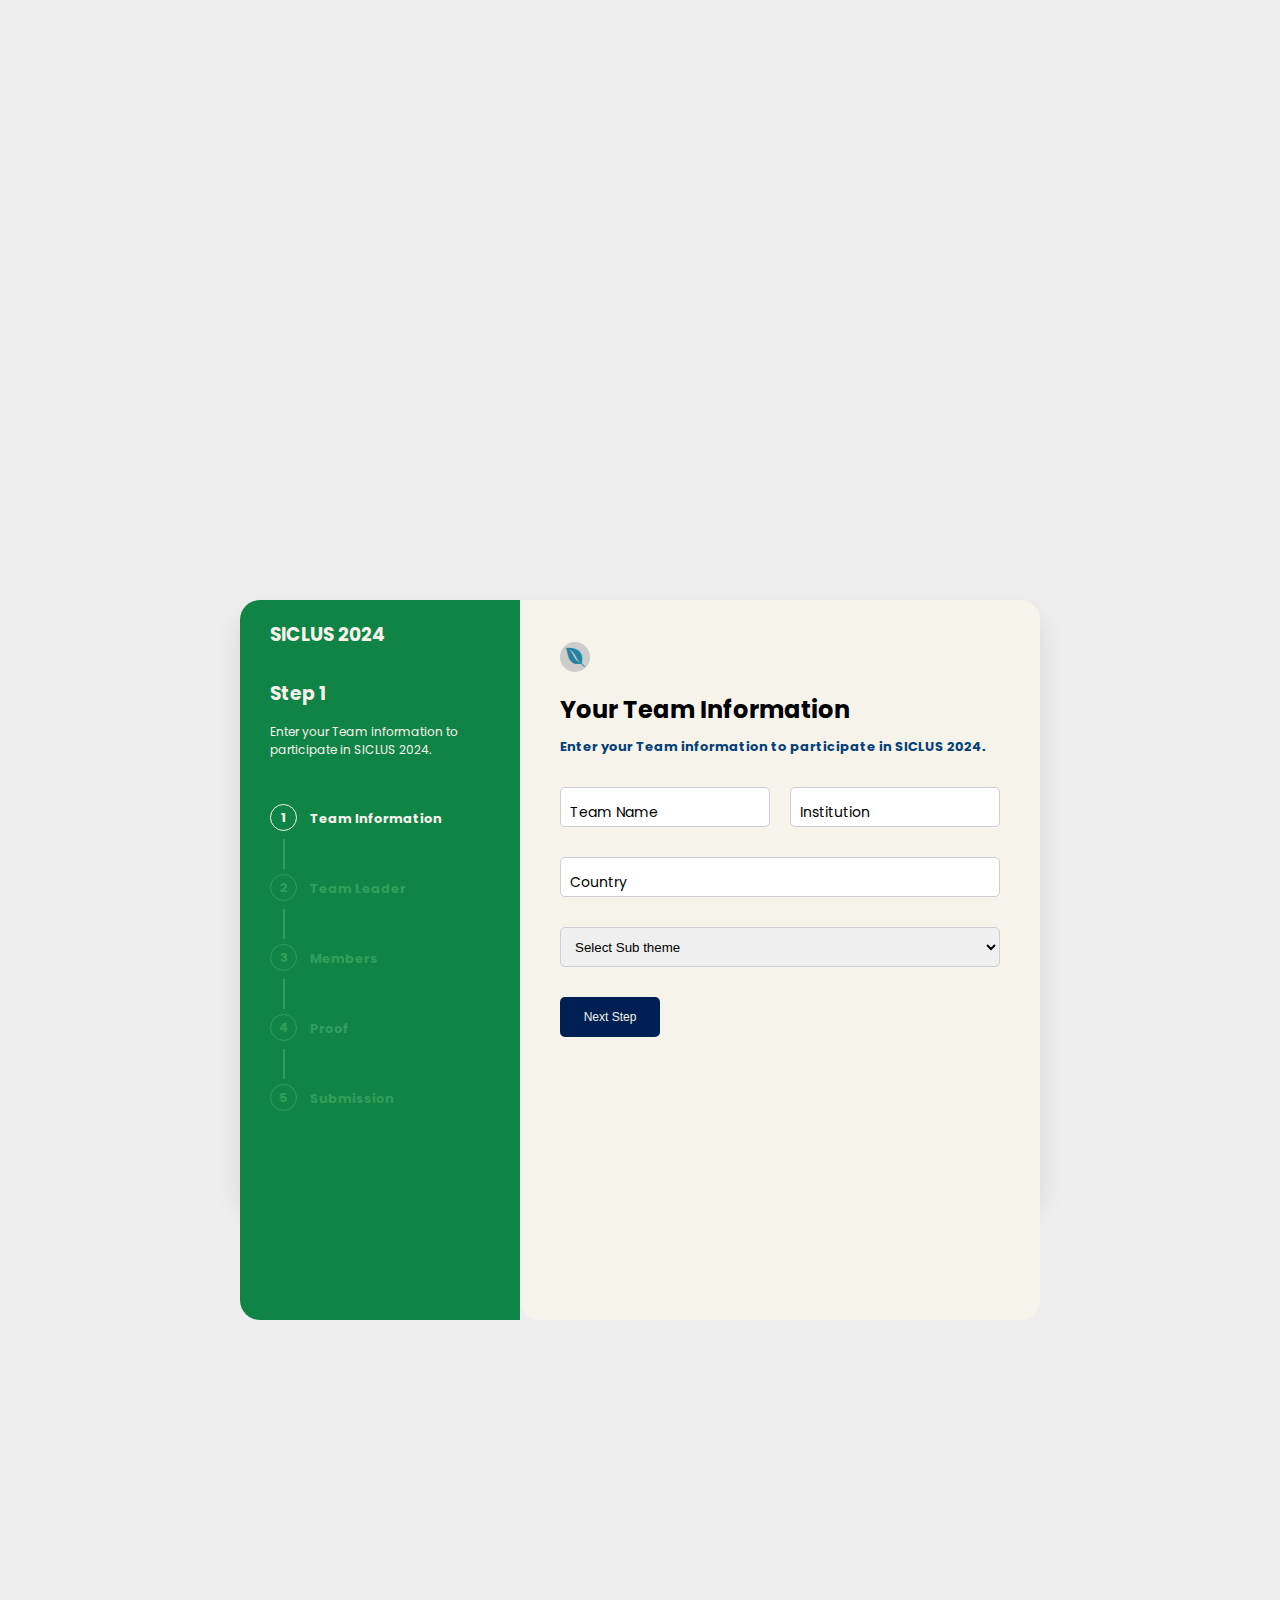
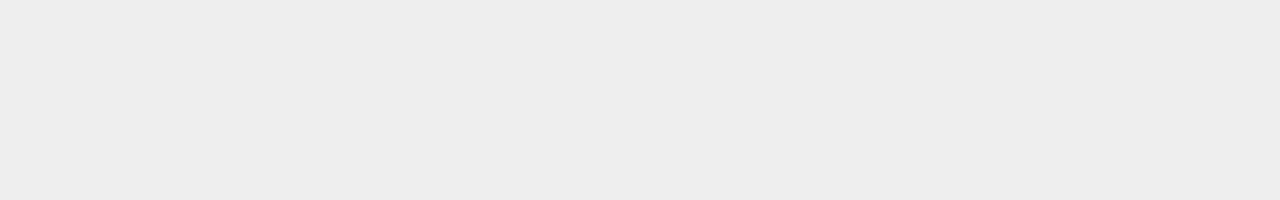
<file: Registrasi/innovation.html>
<!doctype html>
<html>
    <head>
        <meta charset='utf-8'>
        <meta name='viewport' content='width=device-width, initial-scale=1'>
        <title>Registrasi</title>
        <link href='#' rel='stylesheet'>
        <link href='https://cdnjs.cloudflare.com/ajax/libs/font-awesome/4.7.0/css/font-awesome.min.css' rel='stylesheet'>
        <link rel="stylesheet" href="style.css" />
        <script type='text/javascript' src='#'></script>
        <script src="./app.js" defer></script>
    </head>
    <body>
        <div class="container">
            <div class="card">
                <div class="form">
                    <div class="left-side">
                        <div class="left-heading">
                            <h3>SICLUS 2024</h3>
                        </div>
                        <div class="steps-content">
                            <h3>Step <span class="step-number">1</span></h3>
                            <p class="step-number-content active">Enter your Team information to participate in SICLUS 2024.</p>
                        </div>
                        <ul class="progress-bar">
                            <li class="active">Team Information</li>
                            <li>Team Leader</li>
                            <li>Members</li>
                            <li>Proof</li>
                            <li>Submission</li>
                        </ul>
                    </div>
            <div class="right-side">
                <div class="main active">
                    <small><i class="fa fa-envira"></i></small>
                    <div class="text">
                        <h2>Your Team Information</h2>
                        <p>Enter your Team information to participate in SICLUS 2024.</p>
                    </div>
                    <div class="input-text">
                        <div class="input-div">
                            <input type="text" required require id="user_name">
                            <span>Team Name</span>
                        </div>
                        <div class="input-div"> 
                            <input type="text" required>
                            <span>Institution</span>
                        </div>
                    </div>
                    <div class="input-text">
                        <div class="input-div">
                            <input type="text" required require>
                            <span>Country</span>
                        </div>
                    </div>
                    <div class="input-text">
                        <div class="input-div">
                            <select>
                                <option>Select Sub theme</option>
                                <option>Maritime</option>
                                <option>Infrastructure</option>
                                <option>Settlement</option>
                                <option>Economy</option>
                            </select>
                        </div>
                    </div>
                    <div class="buttons">
                        <button class="next_button">Next Step</button>
                    </div>
                </div>
                <div class="main">
                    <small><i class="fa fa-envira"></i></small>
                    <div class="text">
                        <h2>Team Leader</h2>
                        <p>Inform about your team leader.</p>
                    </div>
                    <div class="input-text">
                        <div class="input-div">
                            <input type="text" required require>
                            <span>Team Leader Name</span>
                        </div>
                        <div class="input-div"> 
                            <input type="text" required>
                            <span>Team Leader Major</span>
                        </div>
                    </div>
                    <div class="input-text">
                        <div class="input-div">
                            <input type="text" required require>
                            <span>Phone number</span>
                        </div>
                        <div class="input-div">
                            <input type="text" required require>
                            <span>E-mail Address</span>
                        </div>
                    </div>
                    <div class="buttons button_space">
                        <button class="back_button">Back</button>
                        <button class="next_button">Next Step</button>
                    </div>
                </div>

                <div class="main">
                    <small><i class="fa fa-envira"></i></small>
                    <div class="text">
                        <h2>Member</h2>
                        <p>Give us More information regarding the member?</p>
                    </div>
                    <div class="input-text">
                        <div class="input-div">
                            <input type="text" required require>
                            <span>First Member name</span>
                        </div>
                        <div class="input-div"> 
                            <input type="text" required require>
                            <span>Major</span>
                        </div>
                    </div>
                    <div class="input-text">
                        <div class="input-div">
                            <input type="text" required>
                            <span>Second Member Name</span>
                        </div>
                        <div class="input-div">
                            <input type="text" required>
                            <span>Major</span>
                        </div>
                    </div>
                    <div class="buttons button_space">
                        <button class="back_button">Back</button>
                        <button class="next_button">Next Step</button>
                    </div>
                </div>
                
                <div class="main">
                    <small><i class="fa fa-envira"></i></small>
                    <div class="text">
                        <h2>Registration Proof</h2>
                        <p>Let us Know if you completed the registration task and proof if you are a student</p>
                    </div>
                    <div class="input-text">
                        <div class="input-div">
                            <input type="file" required name="Flyer" id="Flyer" require>
                            <label>Flyer</label>
                        </div>
                    </div>
                    <div class="input-text">
                        <div class="input-div">
                            <input type="file" required name="Twibbon" id="Twibbon" require>
                            <label>Twibbon</label>
                        </div>
                    </div>
                    <div class="input-text">
                        <div class="input-div">
                            <input type="file" required name="flyer" id="flyer" require>
                            <label>Flyer (Group chat)</label>
                        </div>
                    </div>
                    <div class="input-text">
                        <div class="input-div">
                            <input type="file" required name="student_id_card" id="student_id_card" require>
                            <label>Student ID Card/LOA (PDF)</label>
                        </div>
                    </div>
                    <div class="buttons button_space">
                        <button class="back_button">Back</button>
                        <button class="next_button">Next Step</button>
                    </div>
                </div>
                 
                
                <div class="main">
                    <small><i class="fa fa-envira"></i></small>
                    <div class="text">
                        <h2>Submission</h2>
                        <p>Submit your team work</p>
                    </div>
                    <div class="input-text">
                        <div class="input-div">
                            <input type="file" required name="Origin" id="Origin" require>
                            <label>Originality Sheet</label>
                        </div>
                    </div>
                    <div class="input-text">
                        <div class="input-div">
                            <input type="file" required name="abstract" id="sbstract" require>
                            <label>Abstract</label>
                        </div>
                    </div>
                    <div class="buttons button_space">
                        <button class="back_button">Back</button>
                        <button class="submit_button">Submit</button>
                    </div>
                </div>
                 <div class="main">
                     <svg class="checkmark" xmlns="http://www.w3.org/2000/svg" viewBox="0 0 52 52">
                         <circle class="checkmark__circle" cx="26" cy="26" r="25" fill="none"/>
                        <path class="checkmark__check" fill="none" d="M14.1 27.2l7.1 7.2 16.7-16.8"/>
                    </svg>
                     
                    <div class="text congrats">
                        <h2>Congratulations!</h2>
                        <p>Thanks Energizen. <span class="shown_name"></span> your information has been submitted successfully. Join the WhatsApp group <a href="https://your_whatsapp_group_link_here">here</a>.</p>
                    </div>

            </div>
        </div>
    </div>
</div>
</file>
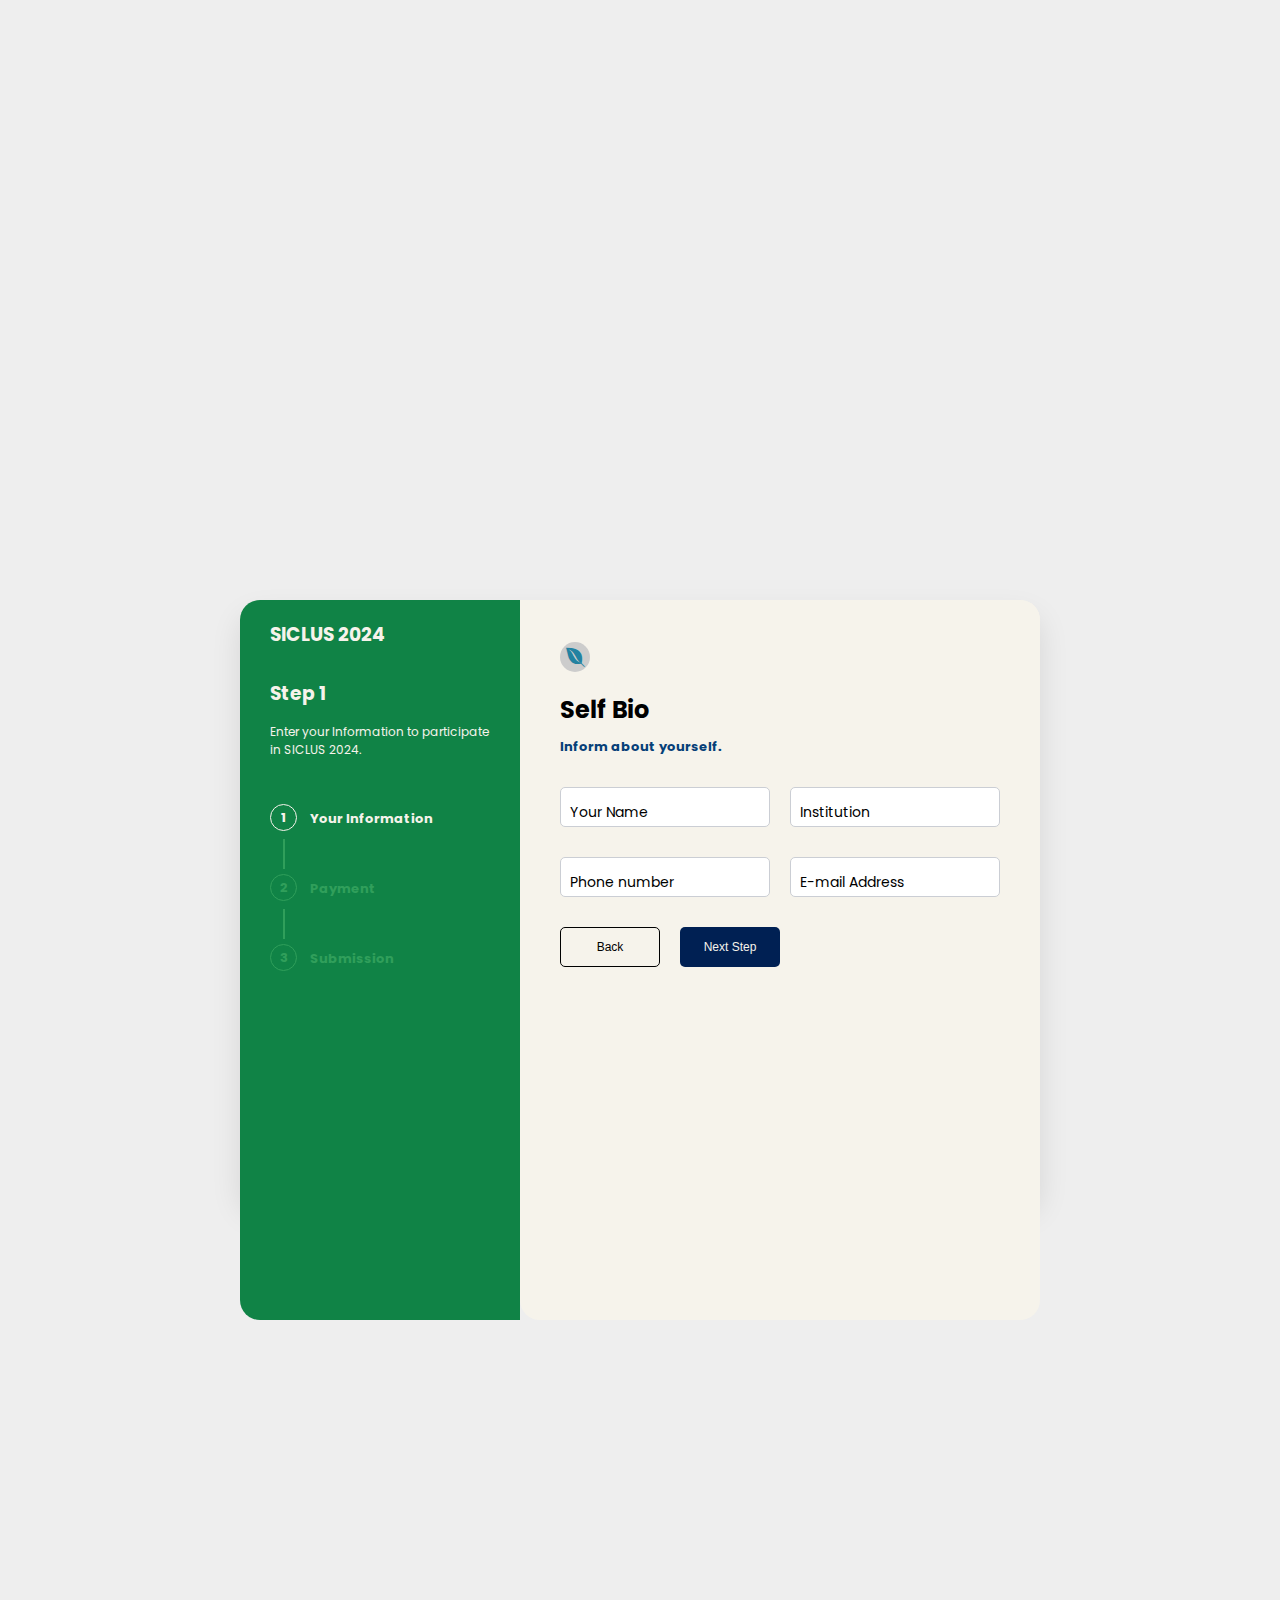
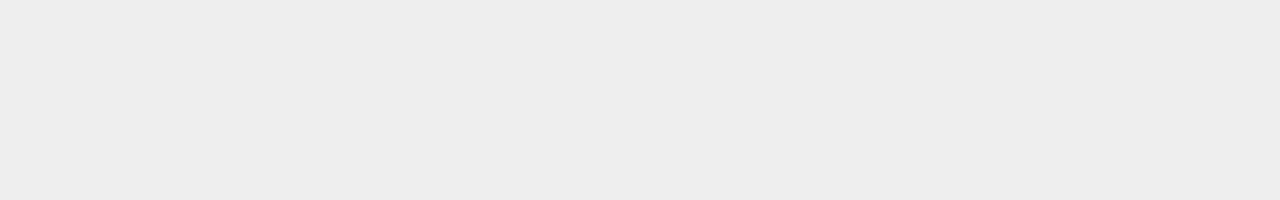
<file: Registrasi/Photograph.html>
<!doctype html>
<html>
    <head>
        <meta charset='utf-8'>
        <meta name='viewport' content='width=device-width, initial-scale=1'>
        <title>Registrasi</title>
        <link href='#' rel='stylesheet'>
        <link href='https://cdnjs.cloudflare.com/ajax/libs/font-awesome/4.7.0/css/font-awesome.min.css' rel='stylesheet'>
        <link rel="stylesheet" href="style.css" />
        <script type='text/javascript' src='#'></script>
        <script src="./app.js" defer></script>
    </head>
    <body>
        <div class="container">
            <div class="card">
                <div class="form">
                    <div class="left-side">
                        <div class="left-heading">
                            <h3>SICLUS 2024</h3>
                        </div>
                        <div class="steps-content">
                            <h3>Step <span class="step-number">1</span></h3>
                            <p class="step-number-content active">Enter your Information to participate in SICLUS 2024.</p>
                        </div>
                        <ul class="progress-bar">
                            <li class="active">Your Information</li>
                            <li>Payment</li>
                            <li>Submission</li>
                        </ul>
                    </div>
            <div class="right-side">
                <div class="main active">
                    <small><i class="fa fa-envira"></i></small>
                    <div class="text">
                        <h2>Self Bio</h2>
                        <p>Inform about yourself.</p>
                    </div>
                    <div class="input-text">
                        <div class="input-div">
                            <input type="text" required require>
                            <span>Your Name</span>
                        </div>
                        <div class="input-div"> 
                            <input type="text" required>
                            <span>Institution</span>
                        </div>
                    </div>
                    <div class="input-text">
                        <div class="input-div">
                            <input type="text" required require>
                            <span>Phone number</span>
                        </div>
                        <div class="input-div">
                            <input type="text" required require>
                            <span>E-mail Address</span>
                        </div>
                    </div>
                    <div class="buttons button_space">
                        <button class="back_button">Back</button>
                        <button class="next_button">Next Step</button>
                    </div>
                </div>

                
                <div class="main">
                    <small><i class="fa fa-envira"></i></small>
                    <div class="text">
                        <h2>Payment Proof</h2>
                        <p>Upload your payment proof here.</p>
                    </div>
                    <div class="payment-options">
                        <label>
                            <input type="checkbox" name="payment_method" value="bank">
                            <span class="payment-method">
                                <i class="fa fa-credit-card-alt"></i> Bank Digital Payment
                            </span>
                        </label>
                        <label>
                            <input type="checkbox" name="payment_method" value="paypal">
                            <span class="payment-method">
                                <i class="fa fa-paypal"></i> PayPal
                            </span>
                        </label>
                        <label>
                            <input type="checkbox" name="payment_method" value="E-wallet">
                            <span class="payment-method">
                                <i class="fa fa-money"></i> E-Wallet
                            </span>
                        </label>
                    </div>
                    <!-- Ganti user name dengan input teks untuk nama akun -->
                    <div class="input-text">
                        <div class="input-div">
                            <input type="text" required>
                            <span>Account Name</span>
                        </div>
                    </div>
                    <div class="input-text" id="bankField" style="display: none;">
                        <div class="input-div">
                            <input type="text">
                            <span>Bank (If You use this method)</span>
                        </div>
                    </div>
                    <div class="input-text">
                        <div class="input-div">
                            <input type="file" accept="image/png" required name="Payment" id="Payment">
                            <label for="Payment">Payment Proof (PNG)</label>
                        </div>
                    </div>
                    <div class="buttons button_space">
                        <button class="back_button">Back</button>
                        <button class="next_button">Next Step</button>
                    </div>
                </div>
                 
                
                <div class="main">
                    <small><i class="fa fa-envira"></i></small>
                    <div class="text">
                        <h2>Submission</h2>
                        <p>Submit your work</p>
                    </div>
                    <div class="input-text">
                        <div class="input-div">
                            <input type="file" required name="Photo" id="Photo" require>
                            <label>Photograph</label>
                        </div>
                    </div>
                    <div class="input-text">
                        <div class="input-div">
                            <input type="file" required name="description" id="description" require>
                            <label>Description</label>
                        </div>
                    </div>
                    <div class="buttons button_space">
                        <button class="back_button">Back</button>
                        <button class="submit_button">Submit</button>
                    </div>
                </div>
                 <div class="main">
                     <svg class="checkmark" xmlns="http://www.w3.org/2000/svg" viewBox="0 0 52 52">
                         <circle class="checkmark__circle" cx="26" cy="26" r="25" fill="none"/>
                        <path class="checkmark__check" fill="none" d="M14.1 27.2l7.1 7.2 16.7-16.8"/>
                    </svg>
                     
                    <div class="text congrats">
                        <h2>Congratulations!</h2>
                        <p>Thanks Energizen. <span class="shown_name"></span> your information has been submitted successfully. Join the WhatsApp group <a href="https://your_whatsapp_group_link_here">here</a>.</p>
                    </div>

            </div>
        </div>
    </div>
</div>
</file>
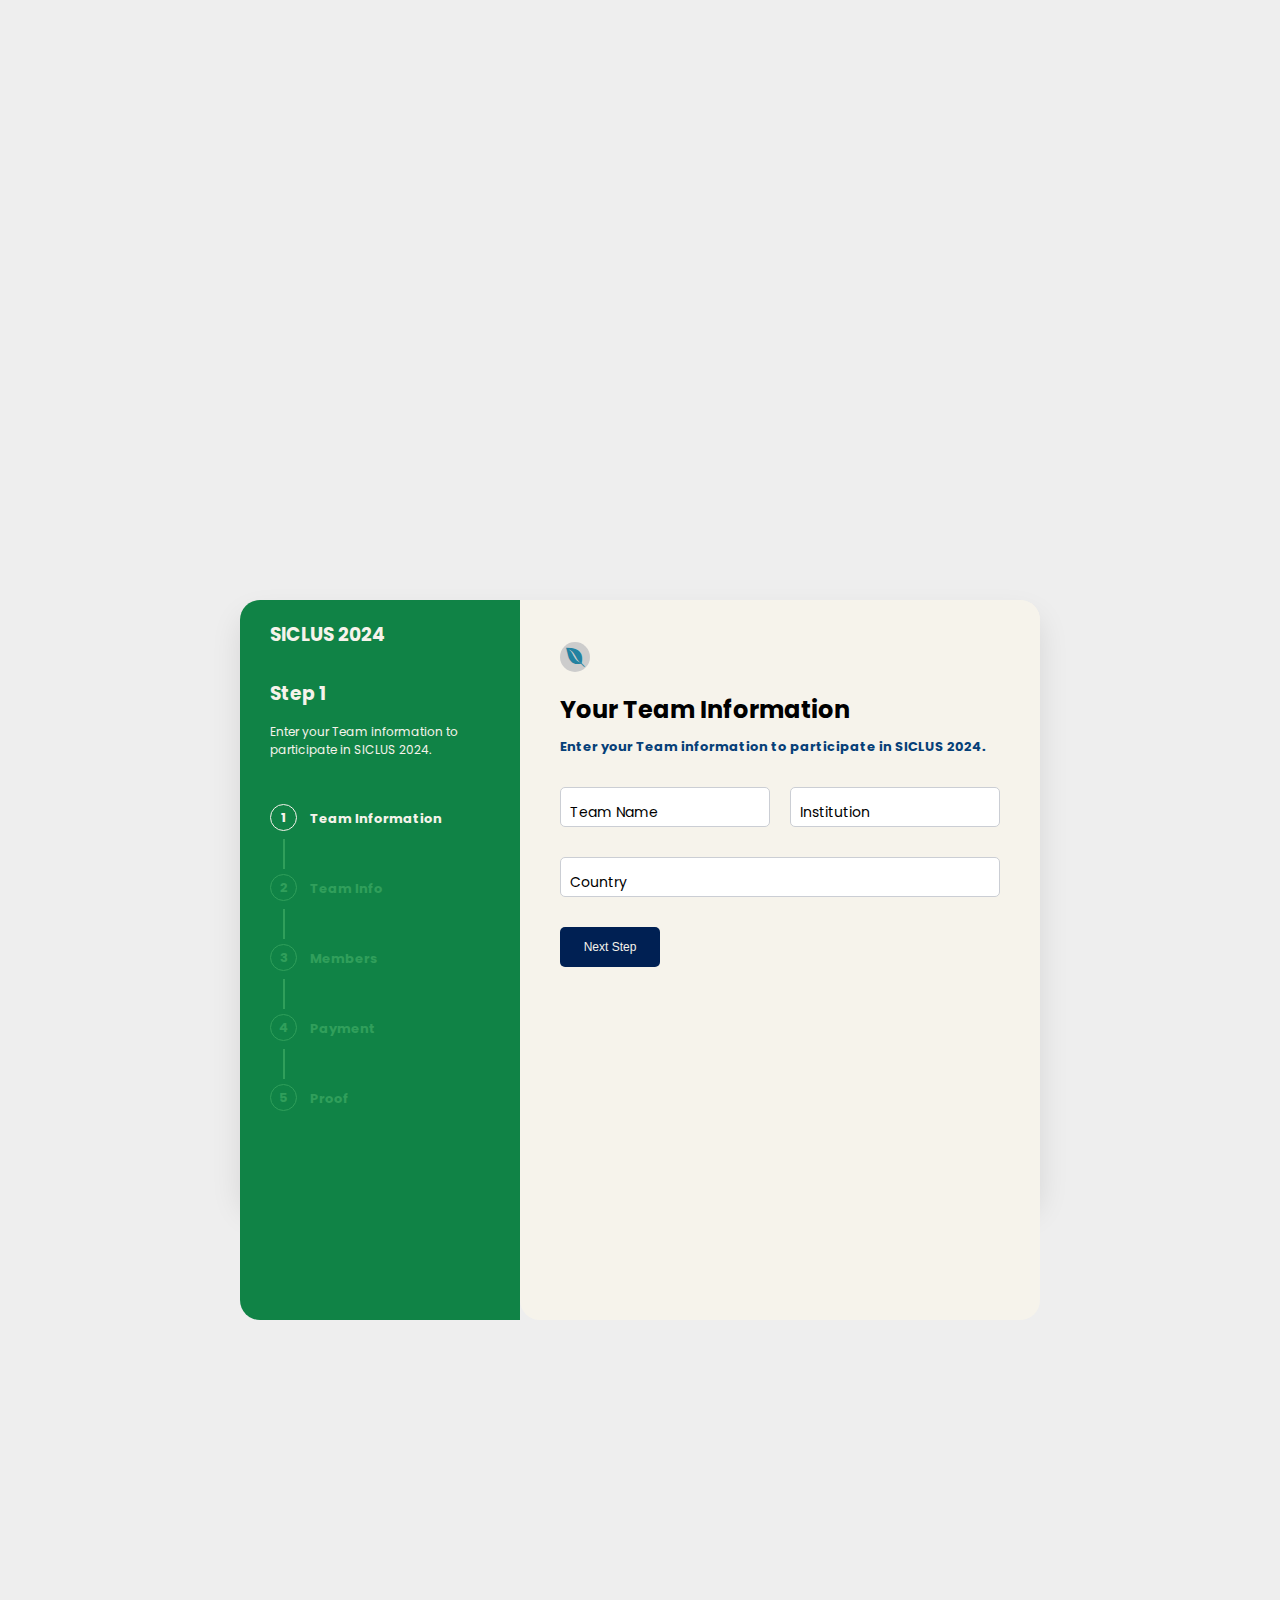
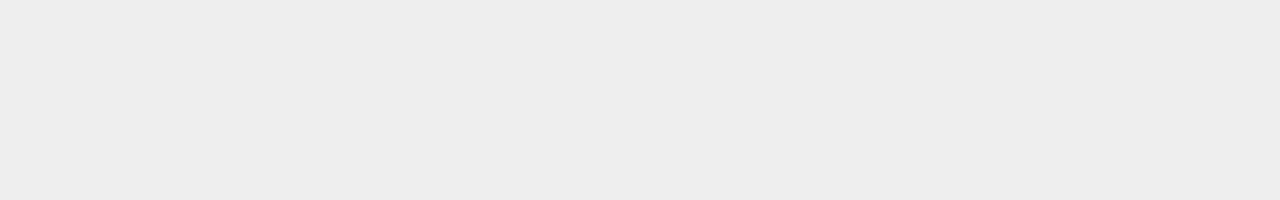
<file: Registrasi/Study.html>
<!doctype html>
<html>
    <head>
        <meta charset='utf-8'>
        <meta name='viewport' content='width=device-width, initial-scale=1'>
        <title>Registrasi</title>
        <link href='#' rel='stylesheet'>
        <link href='https://cdnjs.cloudflare.com/ajax/libs/font-awesome/4.7.0/css/font-awesome.min.css' rel='stylesheet'>
        <link rel="stylesheet" href="style.css" />
        <script type='text/javascript' src='#'></script>
        <script src="./app.js" defer></script>
    </head>
    <body>
        <div class="container">
            <div class="card">
                <div class="form">
                    <div class="left-side">
                        <div class="left-heading">
                            <h3>SICLUS 2024</h3>
                        </div>
                        <div class="steps-content">
                            <h3>Step <span class="step-number">1</span></h3>
                            <p class="step-number-content active">Enter your Team information to participate in SICLUS 2024.</p>
                        </div>
                        <ul class="progress-bar">
                            <li class="active">Team Information</li>
                            <li>Team Info</li>
                            <li>Members</li>
                            <li>Payment</li>
                            <li>Proof</li>
                        </ul>
                    </div>
            <div class="right-side">
                <div class="main active">
                    <small><i class="fa fa-envira"></i></small>
                    <div class="text">
                        <h2>Your Team Information</h2>
                        <p>Enter your Team information to participate in SICLUS 2024.</p>
                    </div>
                    <div class="input-text">
                        <div class="input-div">
                            <input type="text" required require id="user_name">
                            <span>Team Name</span>
                        </div>
                        <div class="input-div"> 
                            <input type="text" required>
                            <span>Institution</span>
                        </div>
                    </div>
                    <div class="input-text">
                        <div class="input-div">
                            <input type="text" required require>
                            <span>Country</span>
                        </div>
                    </div>
                    <div class="buttons">
                        <button class="next_button">Next Step</button>
                    </div>
                </div>
                <div class="main">
                    <small><i class="fa fa-envira"></i></small>
                    <div class="text">
                        <h2>Team Leader</h2>
                        <p>Inform about your team leader.</p>
                    </div>
                    <div class="input-text">
                        <div class="input-div">
                            <input type="text" required require>
                            <span>Team Leader Name</span>
                        </div>
                        <div class="input-div"> 
                            <input type="text" required>
                            <span>Team Leader Major</span>
                        </div>
                    </div>
                    <div class="input-text">
                        <div class="input-div">
                            <input type="text" required require>
                            <span>Phone number</span>
                        </div>
                        <div class="input-div">
                            <input type="text" required require>
                            <span>E-mail Address</span>
                        </div>
                    </div>
                    <div class="buttons button_space">
                        <button class="back_button">Back</button>
                        <button class="next_button">Next Step</button>
                    </div>
                </div>
                <div class="main">
                    <small><i class="fa fa-envira"></i></small>
                    <div class="text">
                        <h2>Member</h2>
                        <p>Give us More information regarding the member?</p>
                    </div>
                    <div class="input-text">
                        <div class="input-div">
                            <input type="text" required require>
                            <span>Second Member name</span>
                        </div>
                        <div class="input-div"> 
                            <input type="text" required require>
                            <span>Major</span>
                        </div>
                    </div>
                    <div class="buttons button_space">
                        <button class="back_button">Back</button>
                        <button class="next_button">Next Step</button>
                    </div>
                </div>
                
                <div class="main">
                    <small><i class="fa fa-envira"></i></small>
                    <div class="text">
                        <h2>Proof</h2>
                        <p>Let us Know if you completed the registration task and proof if you are a student</p>
                    </div>
                    <div class="input-text">
                        <div class="input-div">
                            <input type="file" required name="Flyer" id="Flyer" require>
                            <label>Flyer</label>
                        </div>
                    </div>
                    <div class="input-text">
                        <div class="input-div">
                            <input type="file" required name="Twibbon" id="Twibbon" require>
                            <label>Twibbon</label>
                        </div>
                    </div>
                    <div class="input-text">
                        <div class="input-div">
                            <input type="file" required name="flyer" id="flyer" require>
                            <label>Flyer (Group chat)</label>
                        </div>
                    </div>
                    <div class="input-text">
                        <div class="input-div">
                            <input type="file" required name="student_id_card" id="student_id_card" require>
                            <label>Student ID Card/LOA (PDF)</label>
                        </div>
                    </div>
                    <div class="buttons button_space">
                        <button class="back_button">Back</button>
                        <button class="submit_button">Submit</button>
                    </div>
                </div>
                 <div class="main">
                     <svg class="checkmark" xmlns="http://www.w3.org/2000/svg" viewBox="0 0 52 52">
                         <circle class="checkmark__circle" cx="26" cy="26" r="25" fill="none"/>
                        <path class="checkmark__check" fill="none" d="M14.1 27.2l7.1 7.2 16.7-16.8"/>
                    </svg>
                     
                    <div class="text congrats">
                        <h2>Congratulations!</h2>
                        <p>Thanks Energizen. <span class="shown_name"></span> your information has been submitted successfully. Join the WhatsApp group <a href="https://your_whatsapp_group_link_here">here</a>.</p>
                    </div>

            </div>
        </div>
    </div>
</div>
</file>
<file: Registrasi/style.css>
@import url('https://fonts.googleapis.com/css2?family=Poppins:wght@200&display=swap');

*{
    padding:0;
    margin:0;
}
.container{
    min-height:200vh;
    display:flex;
    justify-content:center;
    align-items:center;
    background-color:#eee;
}
.container .card{
    height:600px;
    width:800px;
    background-color:#F6F3EB;
    position:relative;
    box-shadow:0 15px 30px rgba(0,0,0,0.1);
    font-family: 'Poppins', sans-serif;
    border-radius:20px;
}
.container .card .form{
    width:100%;
    height:100%;
    
    display:flex;
}
.container .card .left-side{
    width:35%;
    background-color:#108346;
    height:120%;
 border-top-left-radius:20px;
 border-bottom-left-radius:20px;
  padding:20px 30px;
  box-sizing:border-box;

}
/*left-side-start*/
.left-heading{
    color:#F6F3EB;
   
}
.steps-content{
    margin-top:30px;
    color:#F6F3EB;
}
.steps-content p{
    font-size:12px;
    margin-top:15px;
}
.progress-bar{
    list-style:none;
    /*color:#F6F3EB;*/
    margin-top:30px;
    font-size:13px;
    font-weight:700;
    counter-reset:container 0;
}
.progress-bar li{
       position:relative;
       margin-left:40px;
       margin-top:50px;
       counter-increment:container 1;
      color:#309F5B;
}
.progress-bar li::before{
    content:counter(container);
    line-height:25px;
    text-align:center;
    position:absolute;
    height:25px;
    width:25px;
    border:1px solid #309F5B;
    border-radius:50%;
    left:-40px;
    top:-5px;
    z-index:10;
    background-color:#108346;

     
}


.progress-bar li::after{
    content: '';
    position: absolute;
    height: 30px;
    width: 2px;
    background-color: #309F5B;
    z-index: 1;
    left: -27px;
    top: -40px;
}


.progress-bar li.active::after{
    background-color: #F6F3EB;

}

.progress-bar li:first-child:after{
  display:none;  
}

/*.progress-bar li:last-child:after{*/
/*  display:none;  */
/*}*/
.progress-bar li.active::before{
    color:#F6F3EB;
      border:1px solid #F6F3EB;
}
.progress-bar li.active{
    color:#F6F3EB;
}
.d-none{
   display:none;   
}


/*left-side-end*/
.container .card .right-side{
    width:65%;
    background-color:#F6F3EB;
    height:120%;
  border-radius:20px;
}
/*right-side-start*/
.main{
    display:none;
}
.active{
    display:block;
}
.main{
    padding:40px;
}
.main small{
    display:flex;
    justify-content:center;
    align-items:center;
    margin-top:2px;
    height:30px;
    width:30px;
    background-color:#ccc;
    border-radius:50%;
    color:#2382A1;
    font-size:19px;
}
.text{
    margin-top:20px;
}
.congrats{
    text-align:center;
}
.text p{
    margin-top:10px;
    font-size:13px;
    font-weight:700;
    color:#064078;
}
.payment-options label {
    display: block;
    margin-bottom: 10px; /* Atur jarak antar opsi */
}

.input-text{
    margin:30px 0;
     display:flex;
    gap:20px;
}

.input-text .input-div{
    width:100%;
    position:relative;
    
}
.input-div input[type="file"] {
    width: 100%;
    padding: 8px;
    border: 1px solid #ccc;
    border-radius: 5px;
    background-color: #fff;
}
.input-div input[type="file"] + span {
    pointer-events: none; /* Menonaktifkan interaksi dengan teks */
}
.input-div input[type="file"]::file-selector-button {
    padding: 10px 10px; /* Mengatur padding tombol unggah */
    border: none;
    border-radius: 5px;
    background-color: #002053;
    color: #fff;
    font-size: 10px;
    cursor: pointer;
    position: relative; /* Menjadikan posisi relatif untuk mengatur z-index */
    z-index: 2; /* Mengatur z-index agar tombol unggah berada di atas teks */
}
.input-div span {
    display: block;
    margin-top: 5px;
    font-size: 14px;
    color: #000;
}

input[type="text"]{
    width:100%;
    height:40px;
    border:none;
    outline:0;
    border-radius:5px;
    border:1px solid #cbced4;
    gap:20px;
    box-sizing:border-box;
    padding:0px 10px;
}
select{
    width:100%;
    height:40px;
    border:none;
    outline:0;
    border-radius:5px;
    border:1px solid #cbced4;
    gap:20px;
    box-sizing:border-box;
    padding:0px 10px;
}
.input-text .input-div span{
    position:absolute;
    top:10px;
    left:10px;
    font-size:14px;
    transition:all 0.5s;
}
.input-div input:focus ~ span,.input-div input:valid ~ span  {
    top:-15px;
    left:6px;
    font-size:10px;
    font-weight:600; 
}

.input-div span{
    top:-15px;
    left:6px;
    font-size:10px;
}
.buttons button{
    height:40px;
    width:100px;
    border:none;
    border-radius:5px;
    background-color:#002053;
    font-size:12px;
    color:#F6F3EB;
    cursor:pointer;
}
.button_space{
    display:flex;
    gap:20px;
    
}
.button_space button:nth-child(1){
    background-color:#F6F3EB;
    color:#000;
    border:1px solid#000;
}
.user_card{
    margin-top:20px;
    margin-bottom:40px;
    height:200px;
    width:100%;
    border:1px solid #c7d3d9;
    border-radius:10px;
    display:flex;
    overflow:hidden;
    position:relative;
    box-sizing:border-box;
}
.user_card span{
    height:80px;
    width:100%;
    background-color:#dfeeff;
}
.circle{
    position:absolute;
    top:40px;
    left:60px;
}
.circle span{
    height:70px;
    width:70px;
    background-color:#F6F3EB;
    display:flex;
    justify-content:center;
    align-items:center;
    border:2px solid #F6F3EB;
    border-radius:50%;
}
.circle span img{
    width:100%;
    height:100%;
    border-radius:50%;
    object-fit:cover;
}
.social{
    display:flex;
    position:absolute;
    top:100px;
    right:10px;
}
.social span{
    height:30px;
    width:30px;
    border-radius:7px;
    background-color:#F6F3EB;
    border:1px solid #cbd6dc;
    display:flex;
    justify-content:center;
    align-items:center;
    margin-left:10px;
    color:#cbd6dc;

}
.social span i{
        cursor:pointer;
}
.heart{
    color:red !important;
}
.share{
        color:red !important;
}
.user_name{
    position:absolute;
    top:110px;
    margin:10px;
    padding:0 30px;
    display:flex;
    flex-direction:column;
    width:100%;
    
} 
.user_name h3{
    color:#4c5b68;
}
.detail{
    /*margin-top:10px;*/
   display:flex;
   justify-content:space-between;
   margin-right:50px;
}
.detail p{
    font-size:12px;
    font-weight:700;

}
.detail p a{
    text-decoration:none;
    color:blue;
}






.checkmark__circle {
  stroke-dasharray: 166;
  stroke-dashoffset: 166;
  stroke-width: 2;
  stroke-miterlimit: 10;
  stroke: #7ac142;
  fill: none;
  animation: stroke 0.6s cubic-bezier(0.65, 0, 0.45, 1) forwards;
}

.checkmark {
  width: 56px;
  height: 56px;
  border-radius: 50%;
  display: block;
  stroke-width: 2;
  stroke: #F6F3EB;
  stroke-miterlimit: 10;
  margin: 10% auto;
  box-shadow: inset 0px 0px 0px #7ac142;
  animation: fill .4s ease-in-out .4s forwards, scale .3s ease-in-out .9s both;
}

.checkmark__check {
  transform-origin: 50% 50%;
  stroke-dasharray: 48;
  stroke-dashoffset: 48;
  animation: stroke 0.3s cubic-bezier(0.65, 0, 0.45, 1) 0.8s forwards;
}

@keyframes stroke {
  100% {
    stroke-dashoffset: 0;
  }
}
@keyframes scale {
  0%, 100% {
    transform: none;
  }
  50% {
    transform: scale3d(1.1, 1.1, 1);
  }
}
@keyframes fill {
  100% {
    box-shadow: inset 0px 0px 0px 30px #7ac142;
  }
}










.warning{
    border:1px solid red !important;
}


/*right-side-end*/
@media (max-width:750px) {
    .container{
        height:scroll;
       
        
    }
    .container .card {
        max-width: 350px;
        height:auto !important;
        margin:30px 0;
    }
    .container .card .right-side {
     width:100%;
            
    }
     .input-text{
         display:block;
     }
     
     .input-text .input-div{
  margin-top:20px;
    
}

    .container .card .left-side {
           
     display: none;
    }
}
</file>
